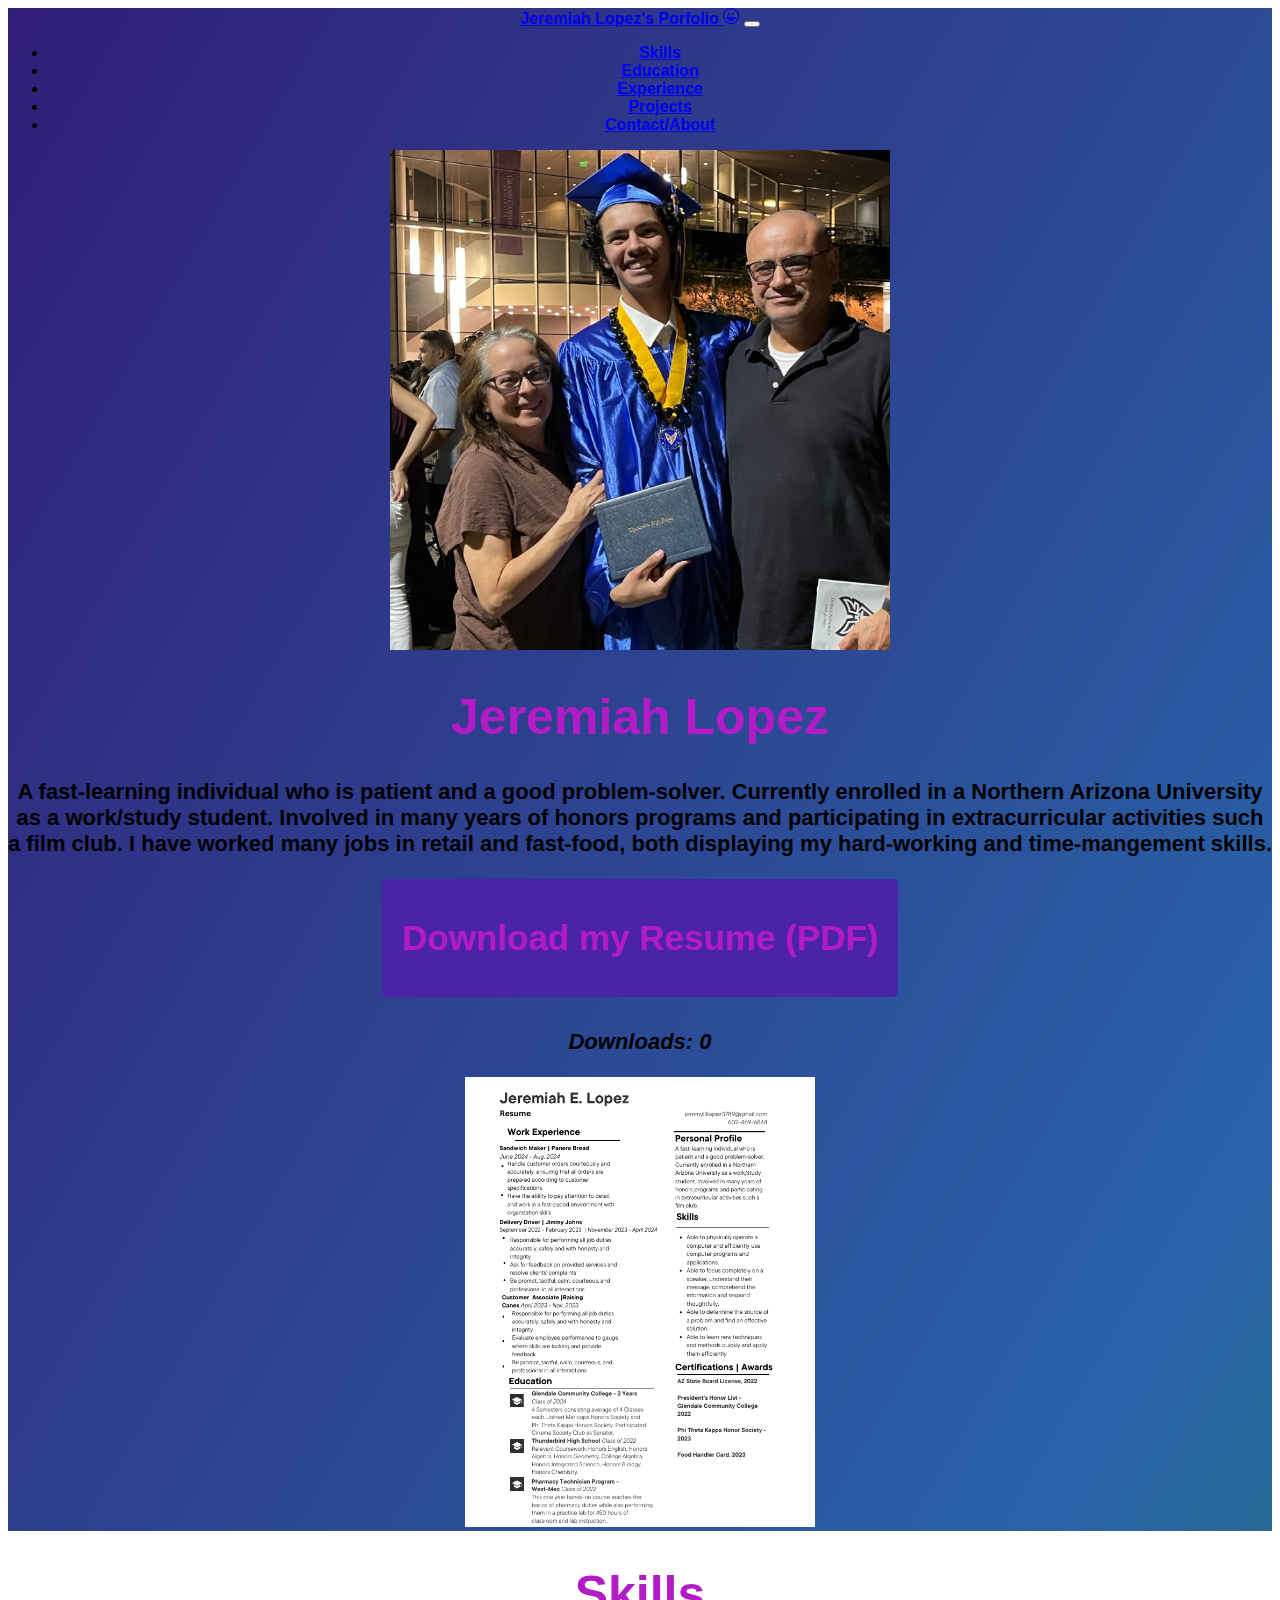
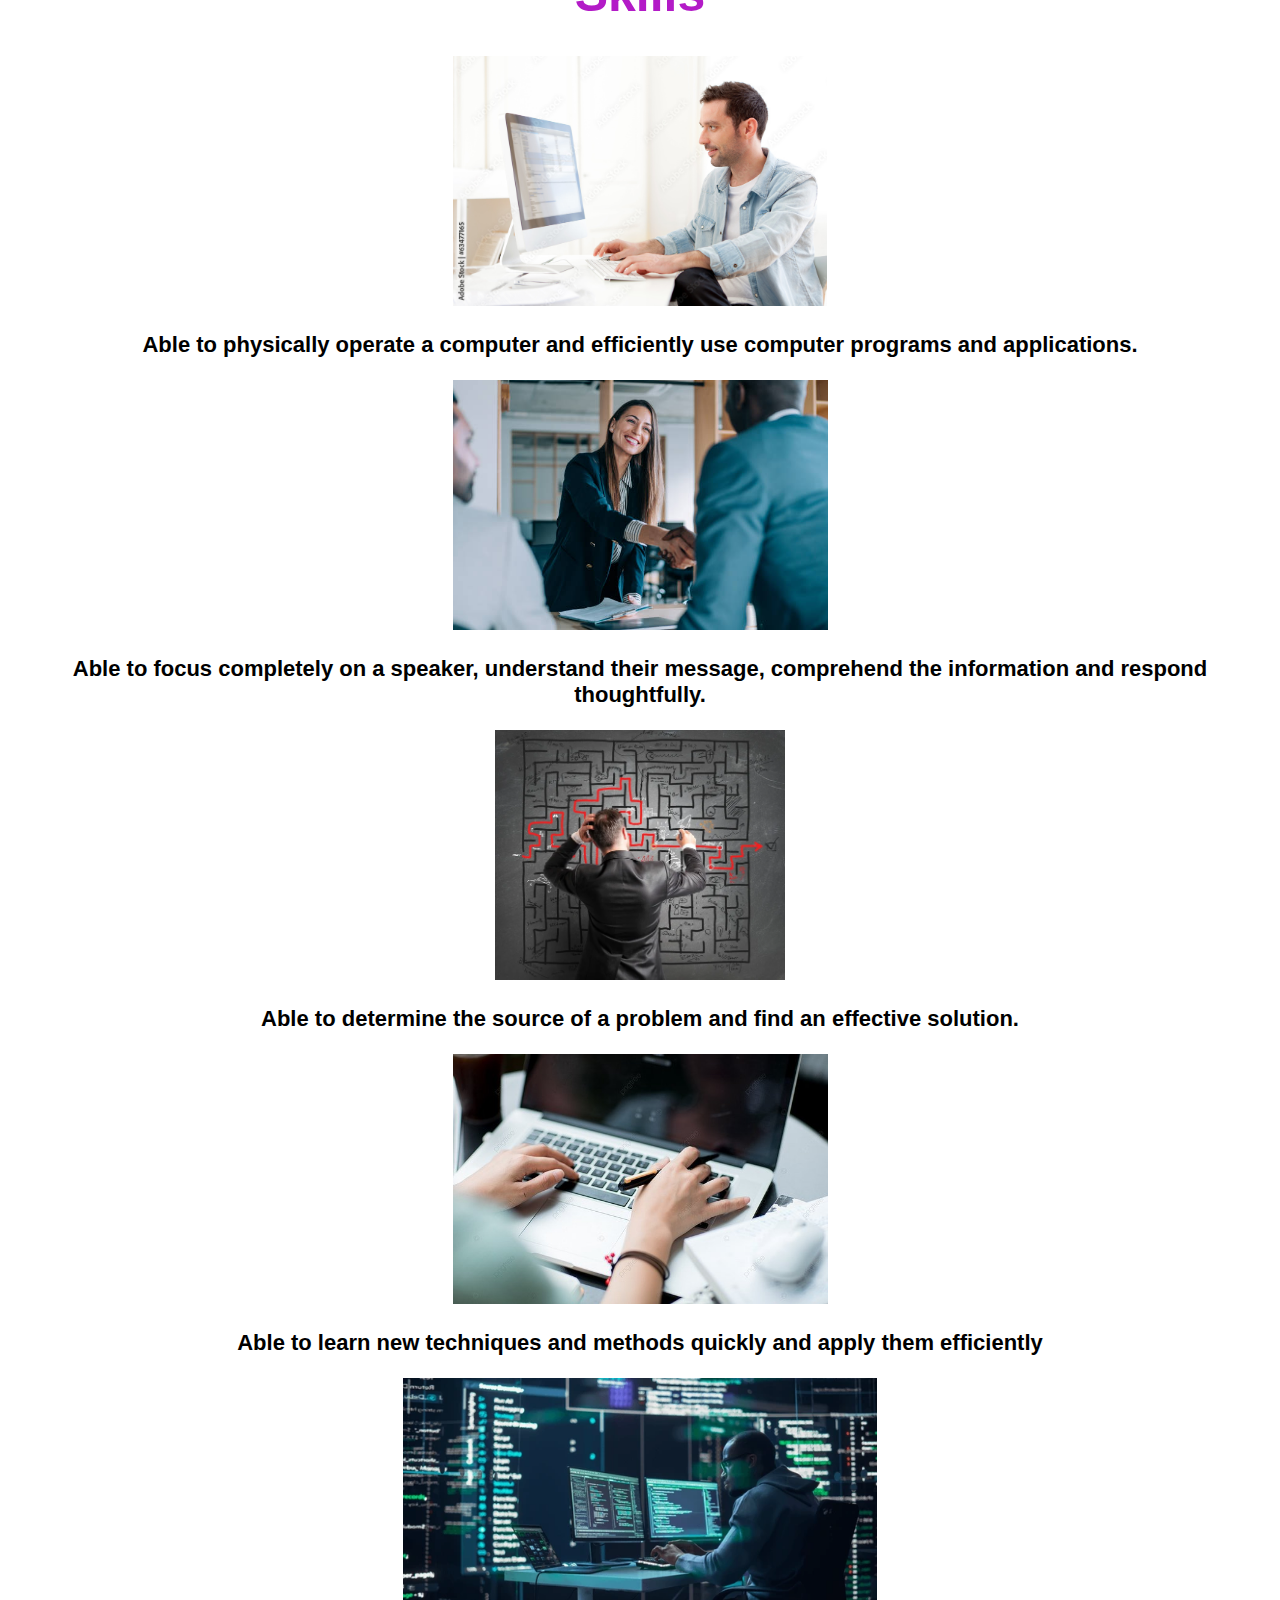
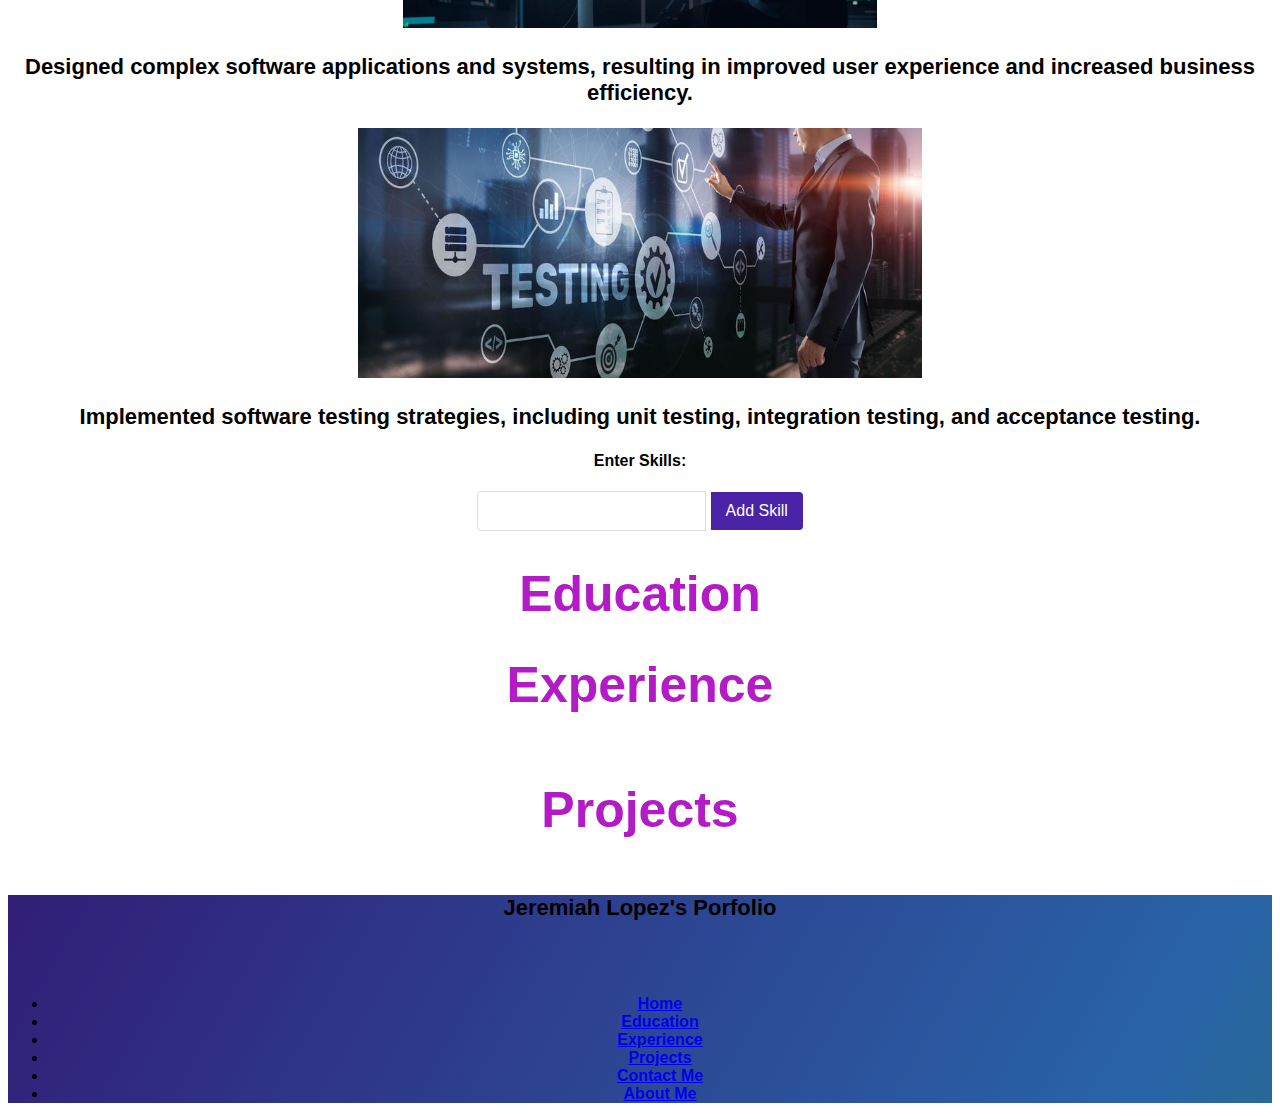
<file: index.html>
<!DOCTYPE html>
<html lang="en" data-bs-theme="dark">

<head>
  <meta charset="UTF-8">
  <meta name = "viewport" content="width=device-width,  initial-scale=1.0">
  <title> Jeremiah's Portfolio</title>
  <link rel="stylesheet"
          href="https://fonts.googleapis.com/css?family=Tangerine">
    
  <link href="https://cdn.jsdelivr.net/npm/bootstrap@5.3.0-alpha2/dist/css/bootstrap.min.css" rel="stylesheet"
  integrity="sha384-aFq/bzH65dt+w6FI2ooMVUpc+21e0SRygnTpmBvdBgSdnuTN7QbdgL+OapgHtvPp" crossorigin="anonymous">
  <link rel="stylesheet" href="./public/style.css" />
</head>

<body>
 <section id ="Home" class = "gradient-background">
  <nav class="navbar navbar-expand-lg bg-body-tertiary">
    <div class="container-fluid">
      <a class="navbar-brand" href="#">Jeremiah Lopez's Porfolio <svg xmlns="http://www.w3.org/2000/svg" width="16" height="16" fill="currentColor" class="bi bi-emoji-laughing" viewBox="0 0 16 16">
        <path d="M8 15A7 7 0 1 1 8 1a7 7 0 0 1 0 14m0 1A8 8 0 1 0 8 0a8 8 0 0 0 0 16"/>
        <path d="M12.331 9.5a1 1 0 0 1 0 1A5 5 0 0 1 8 13a5 5 0 0 1-4.33-2.5A1 1 0 0 1 4.535 9h6.93a1 1 0 0 1 .866.5M7 6.5c0 .828-.448 0-1 0s-1 .828-1 0S5.448 5 6 5s1 .672 1 1.5m4 0c0 .828-.448 0-1 0s-1 .828-1 0S9.448 5 10 5s1 .672 1 1.5"/>
      </svg></a>
      <button class="navbar-toggler" type="button" data-bs-toggle="collapse" data-bs-target="#navbarSupportedContent" aria-controls="navbarSupportedContent" aria-expanded="false" aria-label="Toggle navigation">
        <span class="navbar-toggler-icon"></span>
      </button>
      <div class="collapse navbar-collapse" id="navbarSupportedContent">
        <ul class="navbar-nav me-auto mb-2 mb-lg-0">
          <li class="nav-item">
            <a class="nav-link" href="index.html#Skills">Skills</a>
          </li>
          <li class="nav-item">
            <a class="nav-link" href="index.html#Education">Education</a>
          </li>
          <li class="nav-item">
            <a class="nav-link" href="index.html#Work">Experience</a>
          </li>
          <li class="nav-item">
            <a class="nav-link" href="index.html#Projects">Projects</a>
          </li>
          <li class="nav-item">
            <a class="nav-link" href="index.html#Contact/About">Contact/About</a>
          </li>
        </ul>
      </div>
    </div>
  </nav>
  </div>




  <div class="px-4 py-5 my-5 text-center">
    <img src="./assets/images/myself.jpg" alt="myself" width="500" height="500">
    <h1 class="display-5 fw-bold text-body-emphasis">Jeremiah Lopez</h1>
    <div class="col-lg-6 mx-auto">
      <p class="lead mb-4"> A fast-learning individual who is
        patient and a good problem-solver.
        Currently enrolled in a Northern
        Arizona University as a work/study
        student. Involved in many years of
        honors programs and participating
        in extracurricular activities such a
        film club. I have worked many jobs in retail and fast-food, both displaying my hard-working and time-mangement skills.
        </p>
        <section id = "resume">
      <div class="d-grid gap-2 d-sm-flex justify-content-sm-center">
        <a href="./public/Jeremiah Lopez Resume 2024.pdf" id = "resumeDownload"> <h2>  Download my Resume (PDF) </h2></a>
      </div>
      <p id = "downloadCount"> Downloads: 0 </p>
    </section>
       <img src="/assets/images/resume.png" height = "450"
  alt ="resume"/>

    </div>
  </section>
 




<section id = "main">
<div class="">
<section id="Skills">
<h1 class="display-7 fw-bold text-body-emphasis">Skills</h1>

<div class="container px-4 py-5" id="featured-3">

  <div class="row row-cols-1 row-cols-sm-2 row-cols-md-3 g-4">
    <div class="col">
      <div class="card shadow-sm">
        <img src="./assets/images/skills1.jpg" height="250" alt="template"/>
        <div class="card-body">
          <p class="card-text">Able to physically operate a
            computer and efficiently use
            computer programs and
            applications.</p>
        </div>
      </div>
    </div>
    <div class="col">
      <div class="card shadow-sm">
        <img src="./assets/images/skills2.jpg" height="250" alt="template"/>
        <div class="card-body">
          <p class="card-text"> Able to focus completely on a
            speaker, understand their
            message, comprehend the
            information and respond
            thoughtfully.</p>
        </div>
      </div>
    </div>
    <div class="col">
      <div class="card shadow-sm">
        <img src="./assets/images/skills3.jpg" height="250" alt="template"/>
        <div class="card-body">
          <p class="card-text">Able to determine the source of
            a problem and find an effective
            solution. </p>
          <div class="d-flex justify-content-between align-items-center">
          </div>
        </div>
      </div>
    </div>

    <div class="col">
      <div class="card shadow-sm">
        <img src="./assets/images/skills4.jpg" height="250" alt="template"/>
        <div class="card-body">
          <p class="card-text">      Able to learn new techniques
            and methods quickly and apply
            them efficiently </p>
          <div class="d-flex justify-content-between align-items-center">
          </div>
        </div>
      </div>
    </div>
    <div class="col">
      <div class="card shadow-sm">
        <img src="./assets/images/skills5.webp" height="250"  alt="template"/>
        <div class="card-body">
          <p class="card-text">Designed complex software applications and systems, resulting in improved user experience and increased business efficiency.</p>
          <div class="d-flex justify-content-between align-items-center">
          </div>
        </div>
      </div>
    </div>
    <div class="col">
      <div class="card shadow-sm">
        <img src="./assets/images/skills6.jpg" height="250" alt="template"/>
        <div class="card-body">
          <p class="card-text">Implemented software testing strategies, including unit testing, integration testing, and acceptance testing.</p>
          <div class="d-flex justify-content-between align-items-center">
          </div>
        </div>
      </div>
    </div>
  </div>
</div>
</div>
</section>

<h4> <ins></ins> Enter Skills: </h4>
<form id="skillForm">
  <input type="text" id="skillInput" placeholder="">
  <button type = "submit"> Add Skill </button>
</form>

<ul id="skillList"> </ul>






<div class="container px-4 py-5" id="featured-3">
  <section id="Education">
  <h1 class="display-5 fw-bold text-body-emphasis">Education</h1>
  <div class = "main-content">
 <section id="education">
    </section>
    </div>
  </section>




  <section id="Work">
  <div class="container px-4 py-5" id="featured-3">
  <h1 class="display-5 fw-bold text-body-emphasis">Experience</h1>
  <table class="table table-hover">
    <section id="experience">
    </section>
  </table>
  </div>
  </section>



     

      
<section id="Projects">
  <section id ="projects">
    <h1> Projects </h1>
    <div id="projectList"> </div>
  </section>
</section>



<section id = "Contact/About">
  <div class="gradient-background">
    <footer class="d-flex flex-wrap justify-content-between align-items-center py-3 my-4 border-top">
      <p class="col-md-4 mb-0 text-body-secondary">Jeremiah Lopez's Porfolio</p>
  
      <a href="/" class="col-md-4 d-flex align-items-center justify-content-center mb-3 mb-md-0 me-md-auto link-body-emphasis text-decoration-none">
        <svg class="bi me-2" width="40" height="32"><use xlink:href="#bootstrap"></use></svg>
      </a>
  
      <ul class="nav col-md-4 justify-content-end">
        <li class="nav-item"><a href="index.html#Home" class="nav-link px-2 text-body-secondary">Home</a></li>
        <li class="nav-item"><a href="index.html#Education" class="nav-link px-2 text-body-secondary">Education</a></li>
        <li class="nav-item"><a href="index.html#Work" class="nav-link px-2 text-body-secondary">Experience</a></li>
        <li class="nav-item"><a href="index.html#PRojects" class="nav-link px-2 text-body-secondary">Projects</a></li>
        <li class="nav-item"><a href="public/contact.html" class="nav-link px-2 text-body-secondary">Contact Me</a></li>
        <li class="nav-item"><a href="public/about.html" class="nav-link px-2 text-body-secondary">About Me</a></li>

      </ul>
    </footer>
  </div>
</section>
</section>
<script src="https://cdn.jsdelivr.net/npm/bootstrap@5.3.3/dist/js/bootstrap.bundle.min.js" integrity="sha384-YvpcrYf0tY3lHB60NNkmXc5s9fDVZLESaAA55NDzOxhy9GkcIdslK1eN7N6jIeHz" crossorigin="anonymous"></script>
<script src="./public/app.js"> </script>
</body>
</html>
</file>
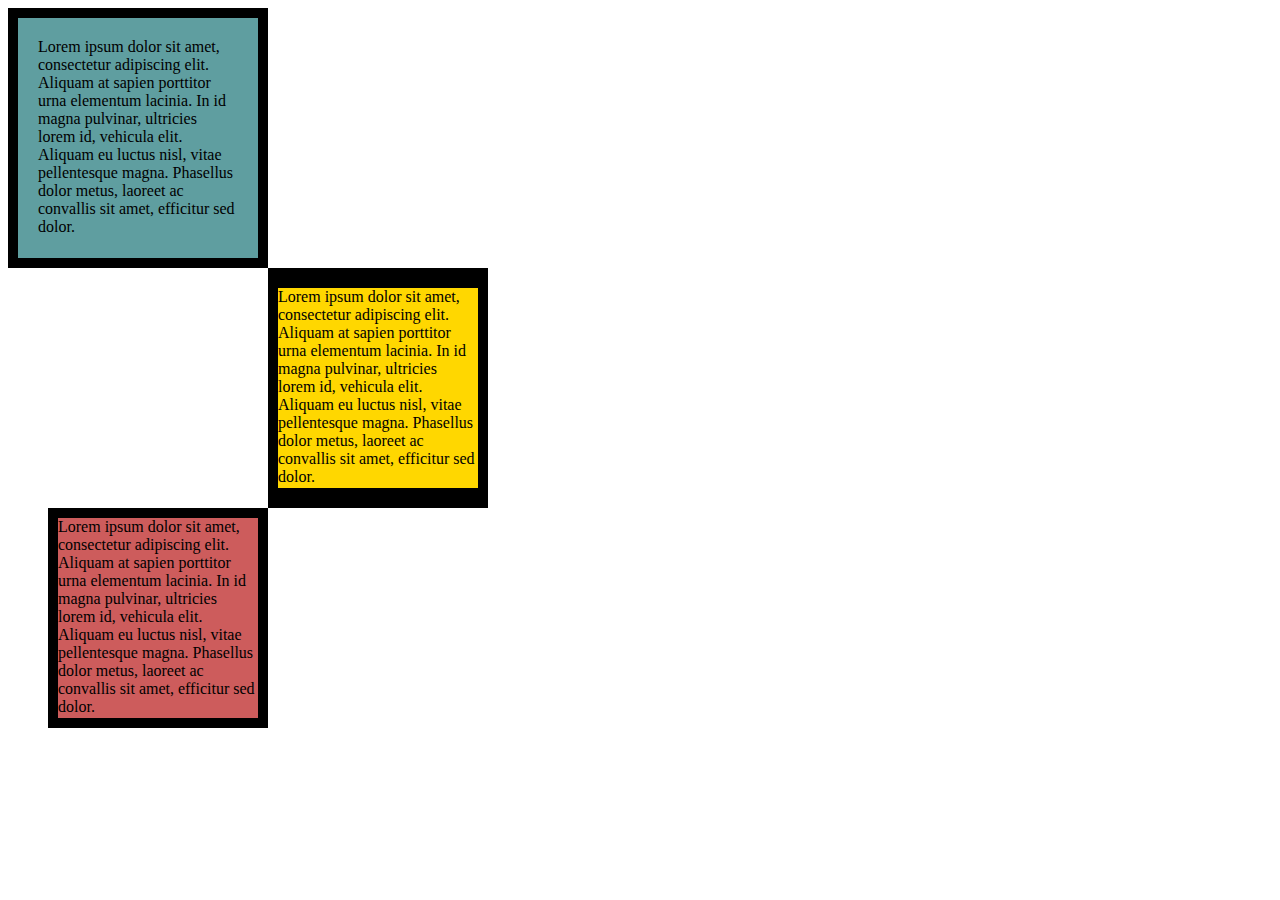
<file: public/Box Model.html>
<!DOCTYPE html>
<html lang="en">

<head>
  <meta charset="UTF-8">
  <title>CSS Box Model</title>
  <style>
    div {
      height: 200px;
      width: 200px;
    }

    p {
      margin: 0;
    }

    #first {
      background-color: cadetblue;
      padding: 20px;
      border: 10px solid black;
    }

    #second {
      background-color: gold;
      border: solid black;
      border-width: 20px 10px;
      margin-left: 260px;
    }

    #third {
      background-color: indianred;
      border: 10px solid black;
      margin-left: 40px;
    }
  </style>
</head>

<body>
  <div id="first">
    <p>Lorem ipsum dolor sit amet, consectetur adipiscing elit. Aliquam at sapien porttitor urna elementum lacinia. In
      id magna pulvinar, ultricies lorem id, vehicula elit. Aliquam eu luctus nisl, vitae pellentesque magna. Phasellus
      dolor metus, laoreet ac convallis sit amet, efficitur sed dolor. </p>
  </div>
  <div id="second">
    <p>
      Lorem ipsum dolor sit amet, consectetur adipiscing elit. Aliquam at sapien porttitor urna elementum lacinia. In
      id magna pulvinar, ultricies lorem id, vehicula elit. Aliquam eu luctus nisl, vitae pellentesque magna. Phasellus
      dolor metus, laoreet ac convallis sit amet, efficitur sed dolor. </p>
  
    </p>

  </div>
  <div id="third">
    <p> 
      Lorem ipsum dolor sit amet, consectetur adipiscing elit. Aliquam at sapien porttitor urna elementum lacinia. In
      id magna pulvinar, ultricies lorem id, vehicula elit. Aliquam eu luctus nisl, vitae pellentesque magna. Phasellus
      dolor metus, laoreet ac convallis sit amet, efficitur sed dolor. </p>
  
    </p>
  </div>
</body>

</html>
</file>
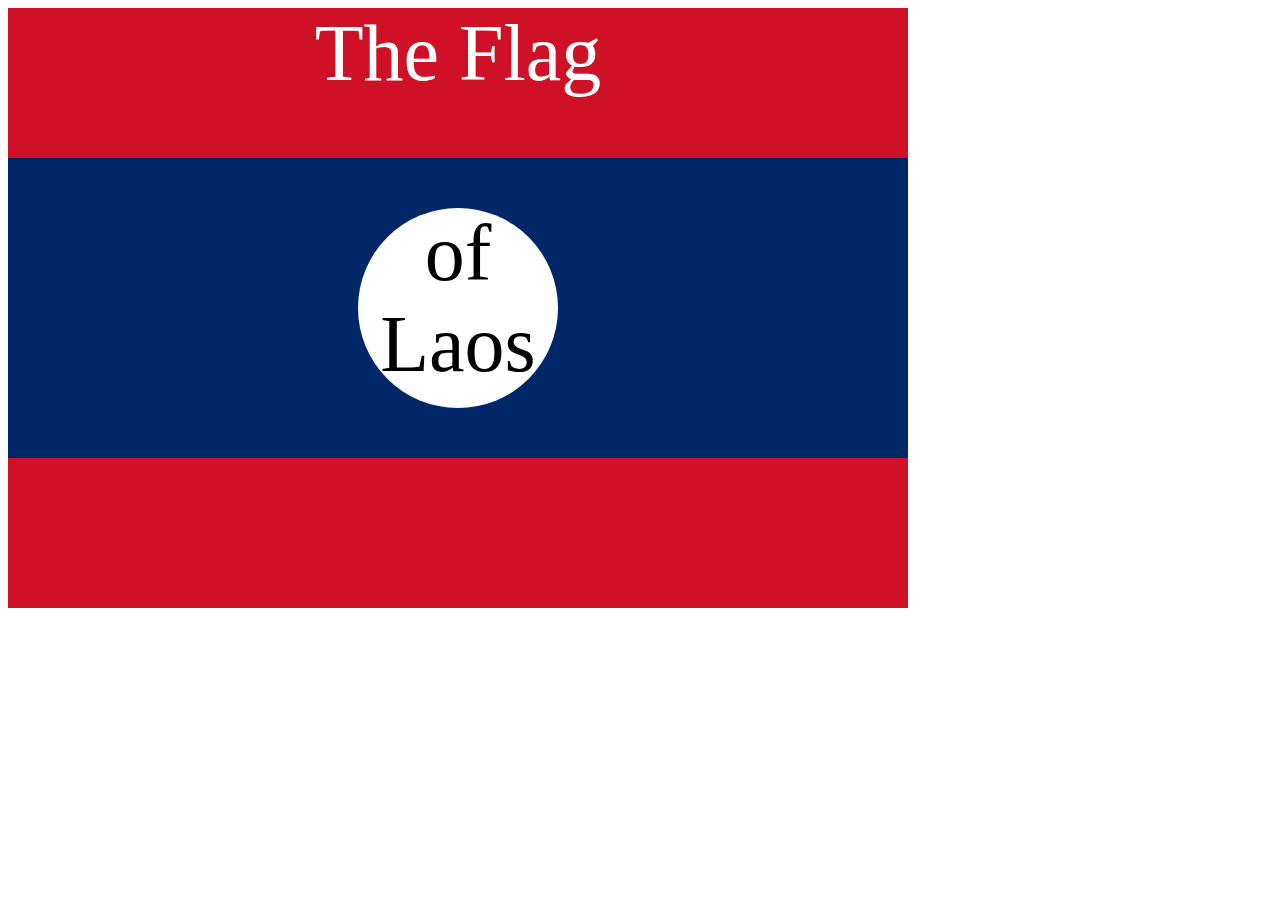
<file: public/Flag.html>
<!DOCTYPE html>
<html lang="en">

<head>
  <meta charset="UTF-8">
  <title>CSS Flag Project</title>
  <style>
    .flag {
      width: 900px;
      height: 600px;
      position: relative;
      background-color: #CE1126;

    }

    .flag > div {
      background-color: #002868;
      height: 300px;
      width: 100%;
      position: absolute;
      top: 150px;
    }

    .flag > div > div {
      background-color: white;
      position: absolute;

      height: 200px;
      width: 200px;
      border-radius: 50%;
      top: 50px;
      left: 350px;
    }

    p {
      font-size: 5rem;
      color: white;
      text-align: center;
      padding: 0;
      margin: 0;
    }

    .flag>div div p {
      color: black;
    }
  </style>
</head>

<body>
  <div class="flag">
    <p>The Flag</p>
    <div>
      <div>
        <p>of Laos</p>
      </div>
    </div>
  </div>
</body>

</html>
</file>
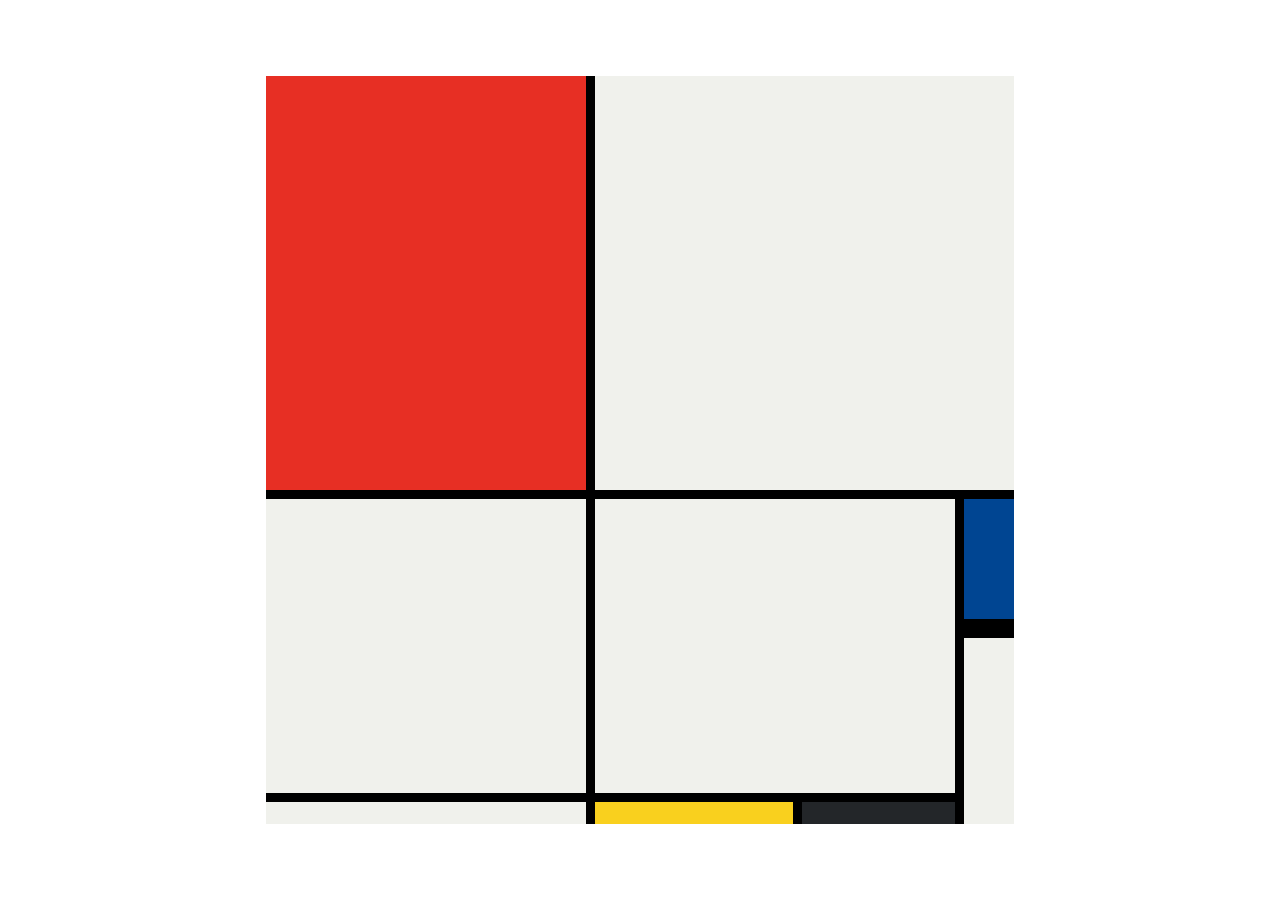
<file: public/Mondrian.html>
<!DOCTYPE html>
<html lang="en">

<head>
  <meta charset="UTF-8">
  <meta name="viewport" content="width=device-width, initial-scale=1.0">
  <title>Mondrian Project</title>
  <style>
    /* 
    Write your CSS here 
    Line Colour: #000
    White: #F0F1EC
    Red: #E72F24
    Black: #232629
    Blue: #004592
    Yellow: #F9D01E
    */
    body {
      display: flex;
      justify-content: center;
      align-items: center;
      height: 100vh;
      margin: 0;
      padding: 0;
    }

    .container {
      height: 748px;
      width: 748px;
      display: grid;
      background-color: #000;
      grid-template-columns: 320px 198px 153px 50px;
      grid-template-rows: 414px 130px 155px 22px;
      gap: 9px;
    }

    .item {
      background-color: #F0F1EC;
    }

    .red {
      background-color: #E72F24;
    }

    .white1 {
      grid-column: span 3;
    }

    .white2 {
      grid-row: span 2;
    }

    .white3 {
      grid-area: 2 / 2 / 4 /4
    }

    .blue {
      background-color: #004592;
      border-bottom: 10px solid #000;
    }

    .white4 {
      grid-row: span 2;
    }

    .yellow {
      background-color: #F9D01E;
    }

    .black {
      background-color: #232629;
    }
  </style>
</head>

<body>
  <!-- Write your HTML here -->

  <div class="container">
    <div class="item red"></div>
    <div class="item white1"></div>
    <div class="item white2"></div>
    <div class="item white3"></div>

    <div class="item blue"></div>
    <div class="item white4"></div>

    <div class="item"></div>
    <div class="item yellow"></div>
    <div class="item black"></div>
  </div>
</body>

</html>
</file>
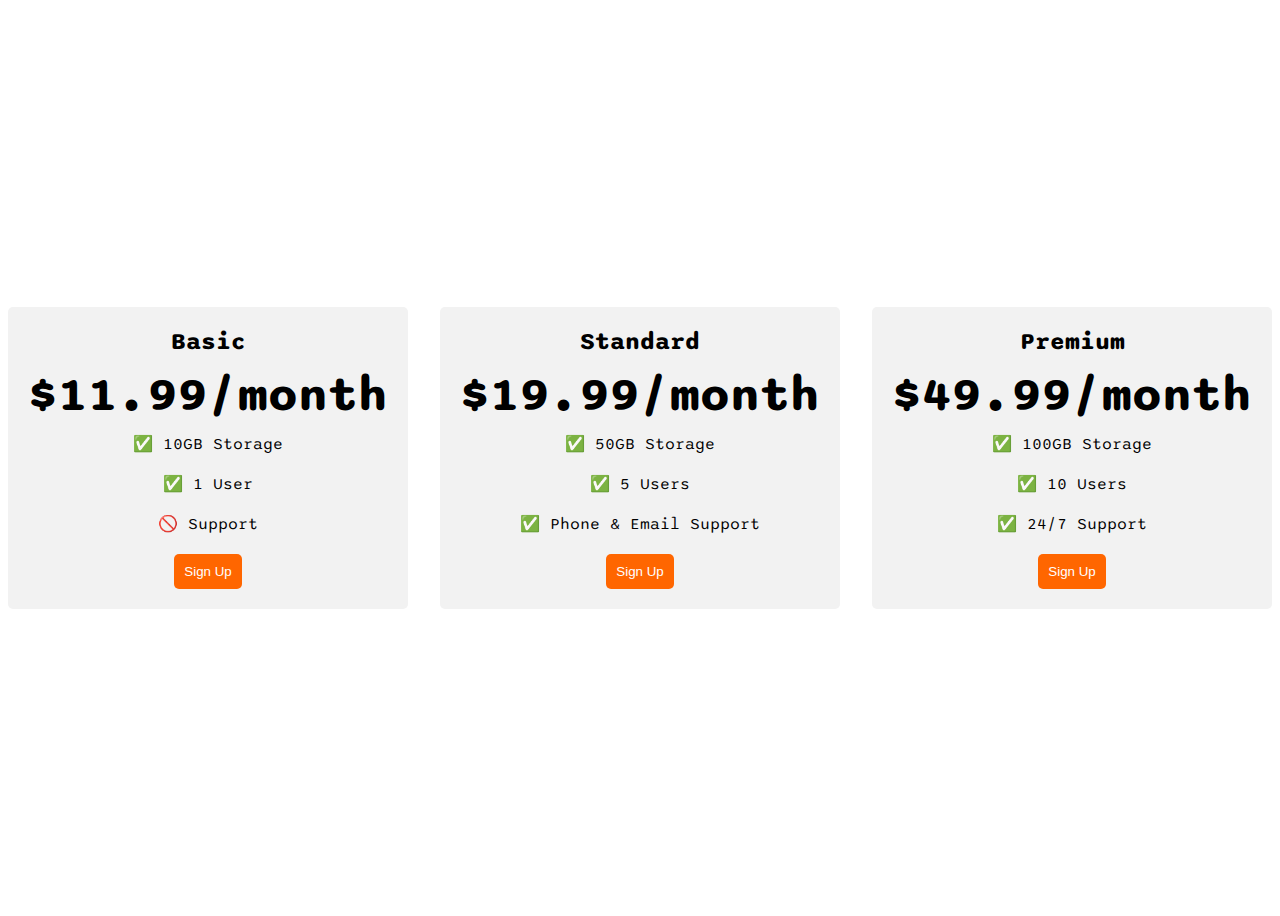
<file: public/Pricing.html>
<!DOCTYPE html>
<html>

<head>
  <title>Flexbox Pricing Table</title>
  <link rel="preconnect" href="https://fonts.googleapis.com">
  <link rel="preconnect" href="https://fonts.gstatic.com" crossorigin>
  <link href="https://fonts.googleapis.com/css2?family=Sono:wght@400;700&display=swap" rel="stylesheet">
  <style>
    body {
      font-family: 'Sono', sans-serif;
    }

    .pricing-container {
      display: flex;
      justify-content: center;
      align-items: center;
      height: 100vh;
      gap: 2rem;
    }

    .pricing-plan {
      flex: 1;
      max-width: 400px;
      padding: 20px;
      background-color: #f2f2f2;
      border-radius: 5px;
      text-align: center;
    }

    .plan-title {
      font-size: 24px;
      font-weight: bold;
      margin-bottom: 10px;
    }

    .plan-price {
      font-size: 48px;
      font-weight: bold;
      margin-bottom: 10px;
    }

    .plan-features {
      list-style: none;
      padding: 0;
      margin: 0;
    }

    .plan-features li {
      margin-bottom: 20px;
    }

    .plan-button {
      padding: 10px;
      background-color: #ff6600;
      color: #fff;
      border-radius: 5px;
      border: none;
    }

    @media (max-width: 1250px) {
      .pricing-container {
        flex-direction: column;
        height: 100%;
      }
    }
  </style>
</head>

<body>
  <div class="pricing-container">
    <div class="pricing-plan">
      <div class="plan-title">Basic</div>
      <div class="plan-price">$11.99/month</div>
      <ul class="plan-features">
        <li>✅ 10GB Storage</li>
        <li>✅ 1 User</li>
        <li>🚫 Support</li>
      </ul>
      <button class="plan-button">Sign Up</a>
    </div>
    <div class="pricing-plan">
      <div class="plan-title">Standard</div>
      <div class="plan-price">$19.99/month</div>
      <ul class="plan-features">
        <li>✅ 50GB Storage</li>
        <li>✅ 5 Users</li>
        <li>✅ Phone &amp; Email Support</li>
      </ul>
      <button class="plan-button">Sign Up</a>
    </div>
    <div class="pricing-plan">
      <div class="plan-title">Premium</div>
      <div class="plan-price">$49.99/month</div>
      <ul class="plan-features">
        <li>✅ 100GB Storage</li>
        <li>✅ 10 Users</li>
        <li>✅ 24/7 Support</li>
      </ul>
      <button class="plan-button">Sign Up</a>
    </div>
  </div>

</body>

</html>
</file>
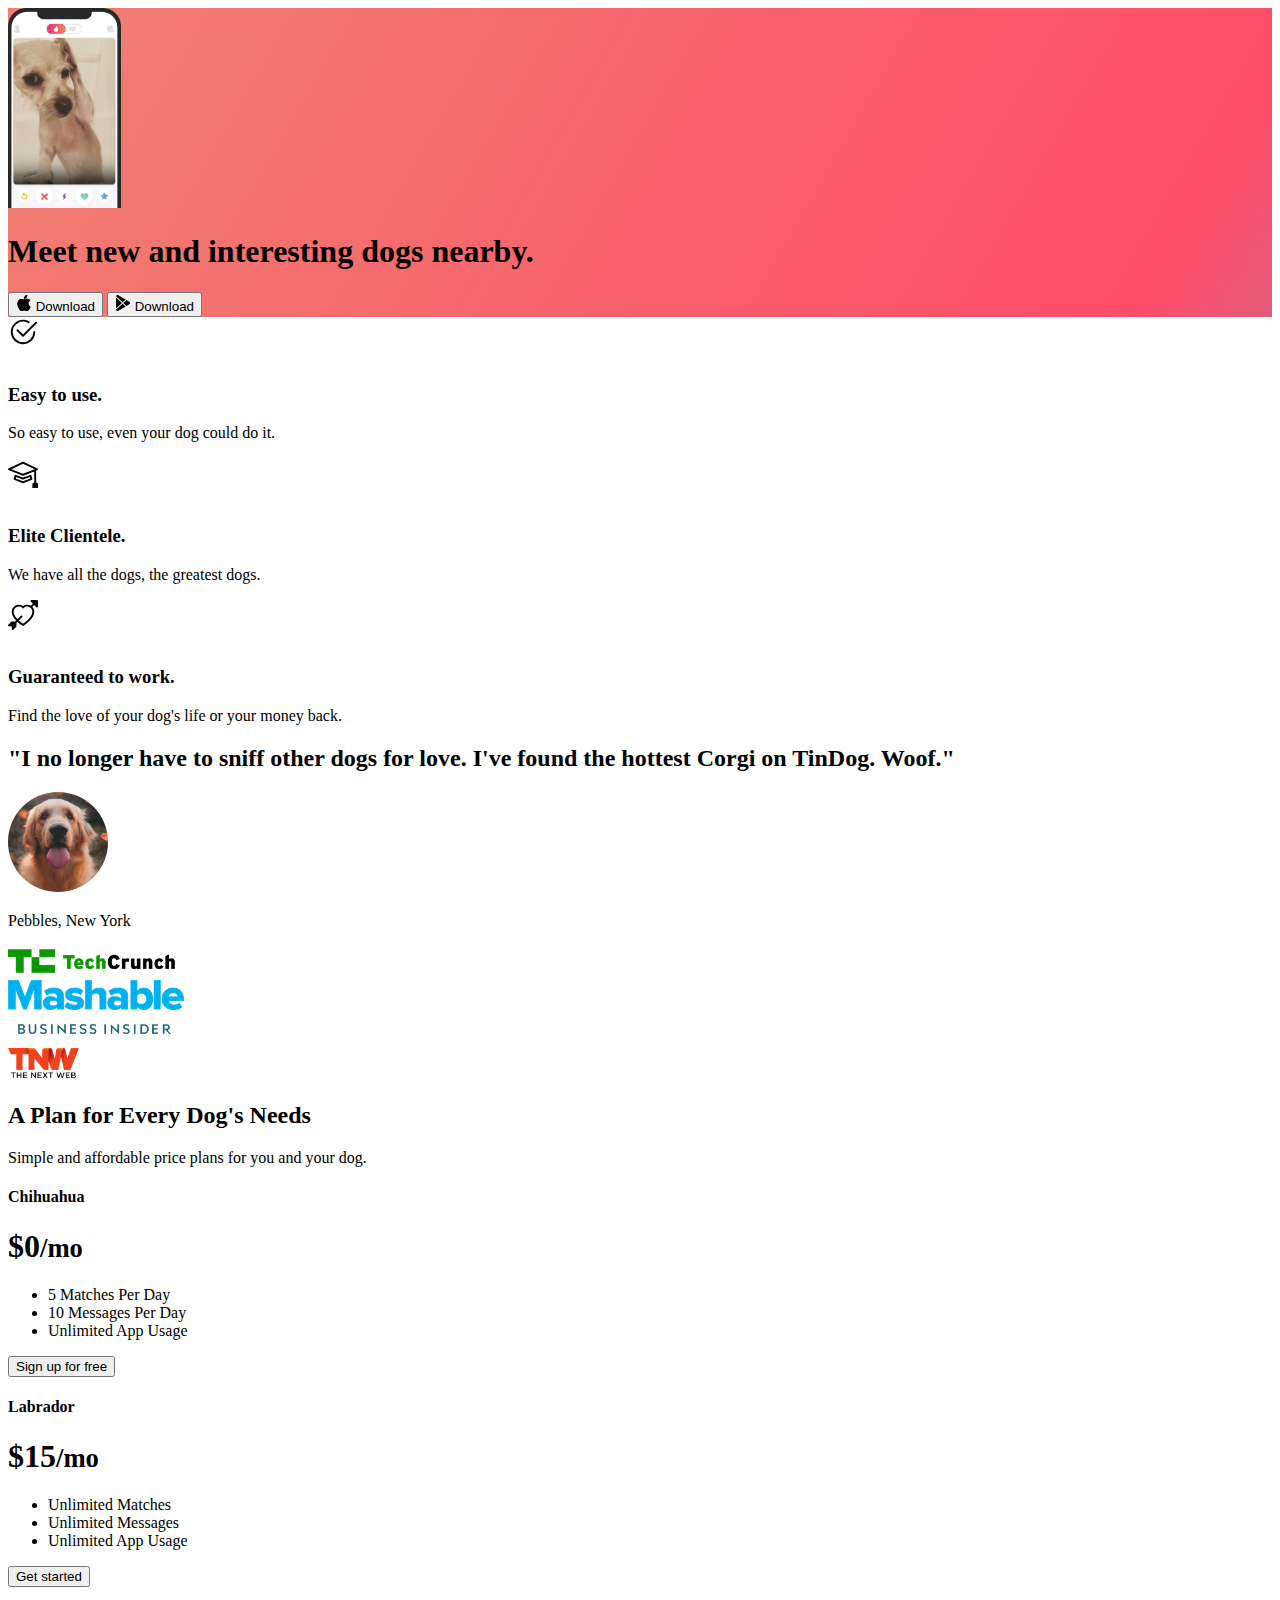
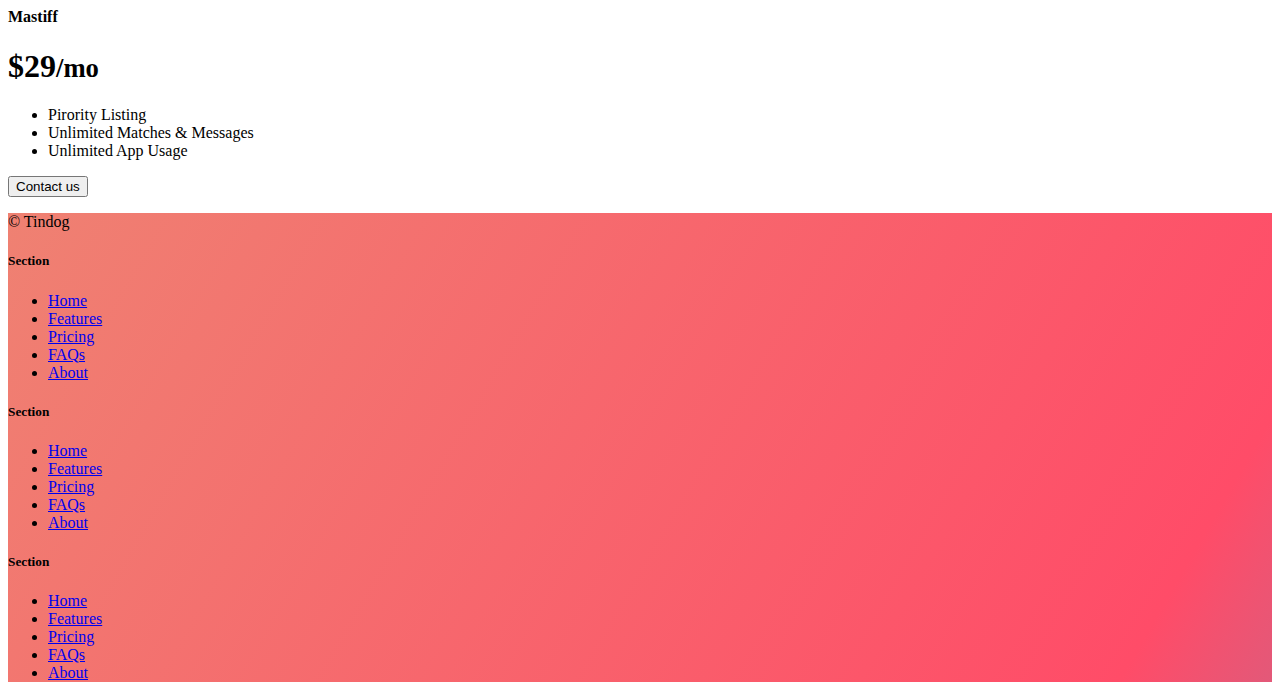
<file: public/TinDog.html>
<!DOCTYPE html>
<html lang="en">

<head>
  <meta charset="UTF-8">
  <meta name="viewport" content="width=device-width, initial-scale=1.0">
  <link href="https://cdn.jsdelivr.net/npm/bootstrap@5.3.0-alpha3/dist/css/bootstrap.min.css" rel="stylesheet"
    integrity="sha384-KK94CHFLLe+nY2dmCWGMq91rCGa5gtU4mk92HdvYe+M/SXH301p5ILy+dN9+nJOZ" crossorigin="anonymous">
 
  <title>TinDog</title>
<style>
.gradient-background {
  background: linear-gradient(300deg, #00bfff, #ff4c68, #ef8172);
  background-size: 180% 180%;
  animation: gradient-animation 18s ease infinite;
}

@keyframes gradient-animation {
  0% {
    background-position: 0% 50%;
  }
  50% {
    background-position: 100% 50%;
  }
  100% {
    background-position: 0% 50%;
  }
}

.icon-square {
  width: 3rem;
  height: 3rem;
  border-radius: 0.75rem;
}

.profile-img {
  border-radius: 50%;
  height: 100px;
}
 </style> 
</head>

<body>


  <!-- Title -->
  <section id="title" class="gradient-background">

    <div class="container col-xxl-8 px-4 pt-5">
      <div class="row flex-lg-row-reverse align-items-center g-5 pt-5">
        <div class="col-10 col-sm-8 col-lg-6">
          <img src="/assets/images/iphone.png" class="d-block mx-lg-auto img-fluid" alt="Bootstrap Themes" height="200"
            loading="lazy">
        </div>
        <div class="col-lg-6">
          <h1 class="display-5 fw-bold text-body-emphasis lh-1 mb-3">Meet new and interesting dogs nearby.</h1>

          <div class="d-grid gap-2 d-md-flex justify-content-md-start">
            <button type="button" class="btn btn-light btn-lg px-4 me-md-2"><svg xmlns="http://www.w3.org/2000/svg"
                width="16" height="16" fill="currentColor" class="bi bi-apple mb-1" viewBox="0 0 16 16">
                <path
                  d="M11.182.008C11.148-.03 9.923.023 8.857 1.18c-1.066 1.156-.902 2.482-.878 2.516.024.034 1.52.087 2.475-1.258.955-1.345.762-2.391.728-2.43Zm3.314 11.733c-.048-.096-2.325-1.234-2.113-3.422.212-2.189 1.675-2.789 1.698-2.854.023-.065-.597-.79-1.254-1.157a3.692 3.692 0 0 0-1.563-.434c-.108-.003-.483-.095-1.254.116-.508.139-1.653.589-1.968.607-.316.018-1.256-.522-2.267-.665-.647-.125-1.333.131-1.824.328-.49.196-1.422.754-2.074 2.237-.652 1.482-.311 3.83-.067 4.56.244.729.625 1.924 1.273 2.796.576.984 1.34 1.667 1.659 1.899.319.232 1.219.386 1.843.067.502-.308 1.408-.485 1.766-.472.357.013 1.061.154 1.782.539.571.197 1.111.115 1.652-.105.541-.221 1.324-1.059 2.238-2.758.347-.79.505-1.217.473-1.282Z" />
                <path
                  d="M11.182.008C11.148-.03 9.923.023 8.857 1.18c-1.066 1.156-.902 2.482-.878 2.516.024.034 1.52.087 2.475-1.258.955-1.345.762-2.391.728-2.43Zm3.314 11.733c-.048-.096-2.325-1.234-2.113-3.422.212-2.189 1.675-2.789 1.698-2.854.023-.065-.597-.79-1.254-1.157a3.692 3.692 0 0 0-1.563-.434c-.108-.003-.483-.095-1.254.116-.508.139-1.653.589-1.968.607-.316.018-1.256-.522-2.267-.665-.647-.125-1.333.131-1.824.328-.49.196-1.422.754-2.074 2.237-.652 1.482-.311 3.83-.067 4.56.244.729.625 1.924 1.273 2.796.576.984 1.34 1.667 1.659 1.899.319.232 1.219.386 1.843.067.502-.308 1.408-.485 1.766-.472.357.013 1.061.154 1.782.539.571.197 1.111.115 1.652-.105.541-.221 1.324-1.059 2.238-2.758.347-.79.505-1.217.473-1.282Z" />
              </svg> Download</button>
            <button type="button" class="btn btn-outline-light btn-lg px-4"><svg xmlns="http://www.w3.org/2000/svg"
                width="16" height="16" fill="currentColor" class="bi bi-google-play mb-1" viewBox="0 0 16 16">
                <path
                  d="M14.222 9.374c1.037-.61 1.037-2.137 0-2.748L11.528 5.04 8.32 8l3.207 2.96 2.694-1.586Zm-3.595 2.116L7.583 8.68 1.03 14.73c.201 1.029 1.36 1.61 2.303 1.055l7.294-4.295ZM1 13.396V2.603L6.846 8 1 13.396ZM1.03 1.27l6.553 6.05 3.044-2.81L3.333.215C2.39-.341 1.231.24 1.03 1.27Z" />
              </svg> Download</button>
          </div>
        </div>
      </div>
    </div>
  </section>
  <!-- Features -->
  <section id="features">
    <div class="container mt-5">
      <div class="row g-4 py-5 row-cols-1 row-cols-lg-3">
        <div class="col d-flex align-items-start">
          <div
            class="icon-square text-body-emphasis bg-body-secondary d-inline-flex align-items-center justify-content-center fs-4 flex-shrink-0 me-3">
            <svg xmlns="http://www.w3.org/2000/svg" height="30" fill="currentColor" class="bi bi-check2-circle"
              viewBox="0 0 16 16">
              <path
                d="M2.5 8a5.5 5.5 0 0 1 8.25-4.764.5.5 0 0 0 .5-.866A6.5 6.5 0 1 0 14.5 8a.5.5 0 0 0-1 0 5.5 5.5 0 1 1-11 0z" />
              <path
                d="M15.354 3.354a.5.5 0 0 0-.708-.708L8 9.293 5.354 6.646a.5.5 0 1 0-.708.708l3 3a.5.5 0 0 0 .708 0l7-7z" />
            </svg>
          </div>
          <div>
            <h3 class="fs-2">Easy to use.</h3>
            <p>So easy to use, even your dog could do it.</p>

          </div>
        </div>
        <div class="col d-flex align-items-start">
          <div
            class="icon-square text-body-emphasis bg-body-secondary d-inline-flex align-items-center justify-content-center fs-4 flex-shrink-0 me-3">
            <svg xmlns="http://www.w3.org/2000/svg" height="30" fill="currentColor" class="bi bi-mortarboard"
              viewBox="0 0 16 16">
              <path
                d="M8.211 2.047a.5.5 0 0 0-.422 0l-7.5 3.5a.5.5 0 0 0 .025.917l7.5 3a.5.5 0 0 0 .372 0L14 7.14V13a1 1 0 0 0-1 1v2h3v-2a1 1 0 0 0-1-1V6.739l.686-.275a.5.5 0 0 0 .025-.917l-7.5-3.5ZM8 8.46 1.758 5.965 8 3.052l6.242 2.913L8 8.46Z" />
              <path
                d="M4.176 9.032a.5.5 0 0 0-.656.327l-.5 1.7a.5.5 0 0 0 .294.605l4.5 1.8a.5.5 0 0 0 .372 0l4.5-1.8a.5.5 0 0 0 .294-.605l-.5-1.7a.5.5 0 0 0-.656-.327L8 10.466 4.176 9.032Zm-.068 1.873.22-.748 3.496 1.311a.5.5 0 0 0 .352 0l3.496-1.311.22.748L8 12.46l-3.892-1.556Z" />
            </svg>
          </div>
          <div>
            <h3 class="fs-2">Elite Clientele.</h3>
            <p>We have all the dogs, the greatest dogs.</p>

          </div>
        </div>
        <div class="col d-flex align-items-start">
          <div
            class="icon-square text-body-emphasis bg-body-secondary d-inline-flex align-items-center justify-content-center fs-4 flex-shrink-0 me-3">
            <svg xmlns="http://www.w3.org/2000/svg" height="30" fill="currentColor" class="bi bi-arrow-through-heart"
              viewBox="0 0 16 16">
              <path fill-rule="evenodd"
                d="M2.854 15.854A.5.5 0 0 1 2 15.5V14H.5a.5.5 0 0 1-.354-.854l1.5-1.5A.5.5 0 0 1 2 11.5h1.793l.53-.53c-.771-.802-1.328-1.58-1.704-2.32-.798-1.575-.775-2.996-.213-4.092C3.426 2.565 6.18 1.809 8 3.233c1.25-.98 2.944-.928 4.212-.152L13.292 2 12.147.854A.5.5 0 0 1 12.5 0h3a.5.5 0 0 1 .5.5v3a.5.5 0 0 1-.854.354L14 2.707l-1.006 1.006c.236.248.44.531.6.845.562 1.096.585 2.517-.213 4.092-.793 1.563-2.395 3.288-5.105 5.08L8 13.912l-.276-.182a21.86 21.86 0 0 1-2.685-2.062l-.539.54V14a.5.5 0 0 1-.146.354l-1.5 1.5Zm2.893-4.894A20.419 20.419 0 0 0 8 12.71c2.456-1.666 3.827-3.207 4.489-4.512.679-1.34.607-2.42.215-3.185-.817-1.595-3.087-2.054-4.346-.761L8 4.62l-.358-.368c-1.259-1.293-3.53-.834-4.346.761-.392.766-.464 1.845.215 3.185.323.636.815 1.33 1.519 2.065l1.866-1.867a.5.5 0 1 1 .708.708L5.747 10.96Z" />
            </svg>
          </div>
          <div>
            <h3 class="fs-2">Guaranteed to work.</h3>
            <p>Find the love of your dog's life or your money back.</p>

          </div>
        </div>
      </div>
    </div>
  </section>
  <!-- Testimonial -->
  <section id="testimonial">
    <div class="my-5">
      <div class="p-5 text-center bg-body-tertiary">
        <div class="container py-5">
          <h2 class="text-body-emphasis">"I no longer have to sniff other dogs for love. I've found the hottest Corgi on
            TinDog. Woof."</h2>
          <img class="profile-img mt-5" src="/assets/images/dog-img.jpg" alt="dog image">
          <p class="col-lg-8 mx-auto lead mt-2">
            Pebbles, New York
          </p>
        </div>

        <div class="container">
          <div class="row">
            <div class="col-lg-3 col-sm-12">
              <img src="/assets/images/techcrunch.png" alt="techcrunch" height="30">
            </div>
            <div class="col-lg-3 col-sm-12">
              <img src="/assets/images/mashable.png" alt="mashable" height="30">
            </div>
            <div class="col-lg-3 col-sm-12">
              <img src="/assets/images/bizinsider.png" alt="bizinsider" height="30">
            </div>
            <div class="col-lg-3 col-sm-12">
              <img src="/assets/images/tnw.png" alt="tnw" height="30">
            </div>
          </div>
        </div>
      </div>
    </div>
  </section>
  <!-- Pricing -->
  <section id="pricing">
    <div class="container">
      <div class="pricing-header p-3 pb-md-4 mx-auto text-center">
        <h2 class="display-4 fw-normal">A Plan for Every Dog's Needs</h2>
        <p class="fs-5 text-body-secondary">Simple and affordable price plans for you and your dog.
      </div>
      <div class="row row-cols-1 row-cols-md-3 mb-3 text-center">
        <div class="col">
          <div class="card mb-4 rounded-3 shadow-sm">
            <div class="card-header py-3">
              <h4 class="my-0 fw-normal">Chihuahua</h4>
            </div>
            <div class="card-body">
              <h1 class="card-title pricing-card-title">$0<small class="text-body-secondary fw-light">/mo</small></h1>
              <ul class="list-unstyled mt-3 mb-4">
                <li>5 Matches Per Day</li>
                <li>10 Messages Per Day</li>
                <li>Unlimited App Usage</li>
              </ul>
              <button type="button" class="w-100 btn btn-lg btn-outline-dark">Sign up for free</button>
            </div>
          </div>
        </div>
        <div class="col">
          <div class="card mb-4 rounded-3 shadow-sm">
            <div class="card-header py-3">
              <h4 class="my-0 fw-normal">Labrador</h4>
            </div>
            <div class="card-body">
              <h1 class="card-title pricing-card-title">$15<small class="text-body-secondary fw-light">/mo</small></h1>
              <ul class="list-unstyled mt-3 mb-4">
                <li>Unlimited Matches</li>
                <li>Unlimited Messages</li>
                <li>Unlimited App Usage</li>
              </ul>
              <button type="button" class="w-100 btn btn-lg btn-dark">Get started</button>
            </div>
          </div>
        </div>
        <div class="col">
          <div class="card mb-4 rounded-3 shadow-sm border-dark">
            <div class="card-header py-3 text-bg-dark border-dark">
              <h4 class="my-0 fw-normal">Mastiff</h4>
            </div>
            <div class="card-body">
              <h1 class="card-title pricing-card-title">$29<small class="text-body-secondary fw-light">/mo</small></h1>
              <ul class="list-unstyled mt-3 mb-4">
                <li>Pirority Listing</li>
                <li>Unlimited Matches & Messages</li>
                <li>Unlimited App Usage</li>
              </ul>
              <button type="button" class="w-100 btn btn-lg btn-dark">Contact us</button>
            </div>
          </div>
        </div>
      </div>
    </div>
  </section>
  <!-- Footer -->
  <section id="contact" class="gradient-background">
    <div class="container ">
      <footer class="row row-cols-1 row-cols-sm-2 row-cols-md-5 py-5 mt-5 border-top">
        <div class="col mb-3">

          <p class="text-body-secondary">© Tindog</p>
        </div>

        <div class="col mb-3">

        </div>

        <div class="col mb-3">
          <h5>Section</h5>
          <ul class="nav flex-column">
            <li class="nav-item mb-2"><a href="#" class="nav-link p-0 text-body-secondary">Home</a></li>
            <li class="nav-item mb-2"><a href="#" class="nav-link p-0 text-body-secondary">Features</a></li>
            <li class="nav-item mb-2"><a href="#" class="nav-link p-0 text-body-secondary">Pricing</a></li>
            <li class="nav-item mb-2"><a href="#" class="nav-link p-0 text-body-secondary">FAQs</a></li>
            <li class="nav-item mb-2"><a href="#" class="nav-link p-0 text-body-secondary">About</a></li>
          </ul>
        </div>

        <div class="col mb-3">
          <h5>Section</h5>
          <ul class="nav flex-column">
            <li class="nav-item mb-2"><a href="#" class="nav-link p-0 text-body-secondary">Home</a></li>
            <li class="nav-item mb-2"><a href="#" class="nav-link p-0 text-body-secondary">Features</a></li>
            <li class="nav-item mb-2"><a href="#" class="nav-link p-0 text-body-secondary">Pricing</a></li>
            <li class="nav-item mb-2"><a href="#" class="nav-link p-0 text-body-secondary">FAQs</a></li>
            <li class="nav-item mb-2"><a href="#" class="nav-link p-0 text-body-secondary">About</a></li>
          </ul>
        </div>

        <div class="col mb-3">
          <h5>Section</h5>
          <ul class="nav flex-column">
            <li class="nav-item mb-2"><a href="#" class="nav-link p-0 text-body-secondary">Home</a></li>
            <li class="nav-item mb-2"><a href="#" class="nav-link p-0 text-body-secondary">Features</a></li>
            <li class="nav-item mb-2"><a href="#" class="nav-link p-0 text-body-secondary">Pricing</a></li>
            <li class="nav-item mb-2"><a href="#" class="nav-link p-0 text-body-secondary">FAQs</a></li>
            <li class="nav-item mb-2"><a href="#" class="nav-link p-0 text-body-secondary">About</a></li>
          </ul>
        </div>
      </footer>
    </div>
  </section>
</body>

</html>
</file>
<file: public/style.css>
.gradient-background {
    background: linear-gradient(300deg, #1b8f0c, #2964a8, #311e77);
    background-size: 180% 180%;
    animation: gradient-animation 18s ease infinite;
  }
  @keyframes gradient-animation {
    0% {
      background-position: 0% 50%;
    }
    50% {
      background-position: 100% 50%;
    }
    100% {
      background-position: 0% 50%;
    }
  }

  #skillList li {
    margin: 5px 0;
    padding: 5px;
    border: 1px solid #ccc;
  }





#projectList {
  display: flex;
  flex-wrap: wrap;
  gap: 20px;
}

.project {
  border: 4px solid darkmagenta;
  padding: 15px;
  border-radius: 5px;
  width: calc(33.33% - 20px);
  box-sizing: border-box;
}

.project h2 {
  margin-top: 0;
}

.project h2 a {
  color: #7457e0;
  text-decoration: none;
}

.project h2 a:hover {
  text-decoration: underline;
}

.project-image {
  width: 100%;
  height: auto;
  border-radius: 5px;
  margin-bottom: 10px;
}

.project p {
  margin-bottom: 5px;
}

.deadline {
  font-weight: bold;
  color: #007bff;
}


#resume {
  margin: 20px 0;
}

#resumeDownload {
  display: inline-block;
  padding: 10px 20px;
  background-color: #4a23a7;
  color: white;
  text-decoration: none;
  border-radius: 5px;
  margin-bottom: 10px;
}

#resumeDownload:hover {
  background-color: purple;
  transition: 0.8s;
}

#downloadCount {
  font-style: italic;
  color: black;
}



table {
  width: 100%;
  border-collapse: collapse;
  margin-bottom: 20px;
}

th, td {
  border: 1px solid #ddd;
  padding: 8px;
  text-align: left;
}

th {
  background-color: #2964a8;
  font-weight: bold;
}

tr:nth-child(even) {
  background-color: #2964a8;
}


.skillcontainer {
  max-width: 600px;
  margin: 0 auto;
  padding: 20px;
  border-radius: 8px;
}



#skillInput {
  flex-grow: 1;
  padding: 10px;
  font-size: 16px;
  border: 1px solid #ddd;
  border-radius: 4px 0 0 4px;
}

#skillForm button {
  padding: 10px 15px;
  font-size: 16px;
  background-color: #4a23a7;
  color: white;
  border: none;
  border-radius: 0 4px 4px 0;
  cursor: pointer;
  transition: background-color 0.3s ease;
}

#skillForm button:hover {
  background-color: purple;
}

#skillsList {
  list-style-type: none;
  padding: 0;
}

#skillsList li {
  margin-bottom: 10px;
  padding: 10px;
  border-radius: 4px;
  display: flex;
  justify-content: space-between;
  align-items: center;
  transition: background-color 0.3s ease;
  justify-content: space-between;
  align-items: center;
}

#skillsList li:hover {
  background-color: rgb(97, 145, 209);
}

.edit-btn, .delete-btn {
  padding: 5px 10px;
  font-size: 14px;
  color: white;
  border: none;
  border-radius: 2px;
  cursor: pointer;
  transition: background-color 0.3s ease;
}

.edit-btn {
  background-color: #523fbe;
  margin-right: 5px;
}

.edit-btn:hover {
  background-color: purple;
}

.delete-btn {
  background-color: #1c7a3c;
}

.delete-btn:hover {
  background-color: #1cac40;
}

@keyframes fadeIn {
  from { opacity: 0; }
  to { opacity: 1; }
}

#skillsList li {
  animation: fadeIn 0.5s ease;
}







.project {
  border-radius: 8px;
  box-shadow: 0 2px 5px rgba(0,0,0,0.1);
  overflow: hidden;
  transition: transform 0.3s ease;
  width: calc(33.333% - 20px);
  margin-bottom: 20px;
}

.project:hover {
  transform: translateY(-5px);
}

.sort-container {
  margin-bottom: 20px;
  text-align: center;
}

.btn {
  padding: 10px 15px;
  font-size: 14px;
  border: none;
  border-radius: 4px;
  cursor: pointer;
  transition: background-color 0.3s ease;
}

.btn-primary {
  background-color: purple;
  color: white;
}

.btn-primary:hover {
  background-color: #7156af;
}

.btn-secondary {
  background-color: Green;
  color: white;
}

.btn-secondary:hover {
  background-color: #0abb45;
}











.shadow-sm:hover {
    background-color: #311e77;
    opacity: 0.9;
    transition: 0.8s;
    color: black;
}

body {
    font-family: "Raleway", sans-serif;
    font-optical-sizing: auto;
    font-weight: 600;
    font-style: normal;
    text-align: center;
  }


h1 {
    font-family: "Raleway", sans-serif;
    font-weight: 600;
    font-optical-sizing: auto;
    font-style: normal;
    text-align: center;
}
h2 {
    font-family: "Raleway", sans-serif;
    font-optical-sizing: auto;
    font-weight: 600;
    font-style: normal;
}
h3 {
    font-family: "Raleway", sans-serif;
    font-optical-sizing: auto;
    font-style: normal;
}
h5 {
    font-family: "Raleway", sans-serif;
    font-weight: 700;
}





@media (min-width: 319px) and (max-width: 480px) {
    h1, h2, h3 {
      color: purple;
    } 
    h1 {
        font-size: 35px;
    }
    h2 {
        font-size: 25px;
    }
    h3 {
        font-size: 14px;
    }

    p {
        font-size: 14px;
        
    }
    .movie {
        height: 175px;
        width: 125px;
    }

  }

  @media (min-width: 481px) and (max-width: 1200px) {
    h1, h2, h3 {
      color: blueviolet;
    }
    h1 {
        font-size: 45px;
      }
    h2 {
        font-size: 30px;
    }
    h3 {
        font-size: 22px;
    }
    p {
        font-size: 20px;
    }
  }

  @media (min-width: 1201px) and (max-width: 1600px) {
    h1, h2, h3 {
      color: rgb(179, 27, 199);
    }
    h1 {
        font-size: 50px;
    }
    h2 {
        font-size: 35px;
    }
    h3 {
        font-size: 25px;
    }
    .movie {
        height: 375px;
        width: 250px;
    }
    p{
        font-size: 22px;
    }

  }

  @media (min-width: 1601px) {
    h1, h2, h3, href {
      color: blue;
    }
    h1 {
        font-size: 55px;
    }
    h2 {
        font-size: 35px;
    }
    h3 {
        font-size: 25px;
    }
    p{
        font-size: 20px;
    }
    .movie {
        height: 475px;
        width: 300px;
    }
  }

  .birthday {
    width: 45%;
  }

#red {
    color: red;
}
#blue {
    color: blue
}
#orange {
    color: orange;
}
#green {
    color: green;
}
#yellow {
    color: yellow;
}
.color-title {
    font-weight: normal;
}
</file>
